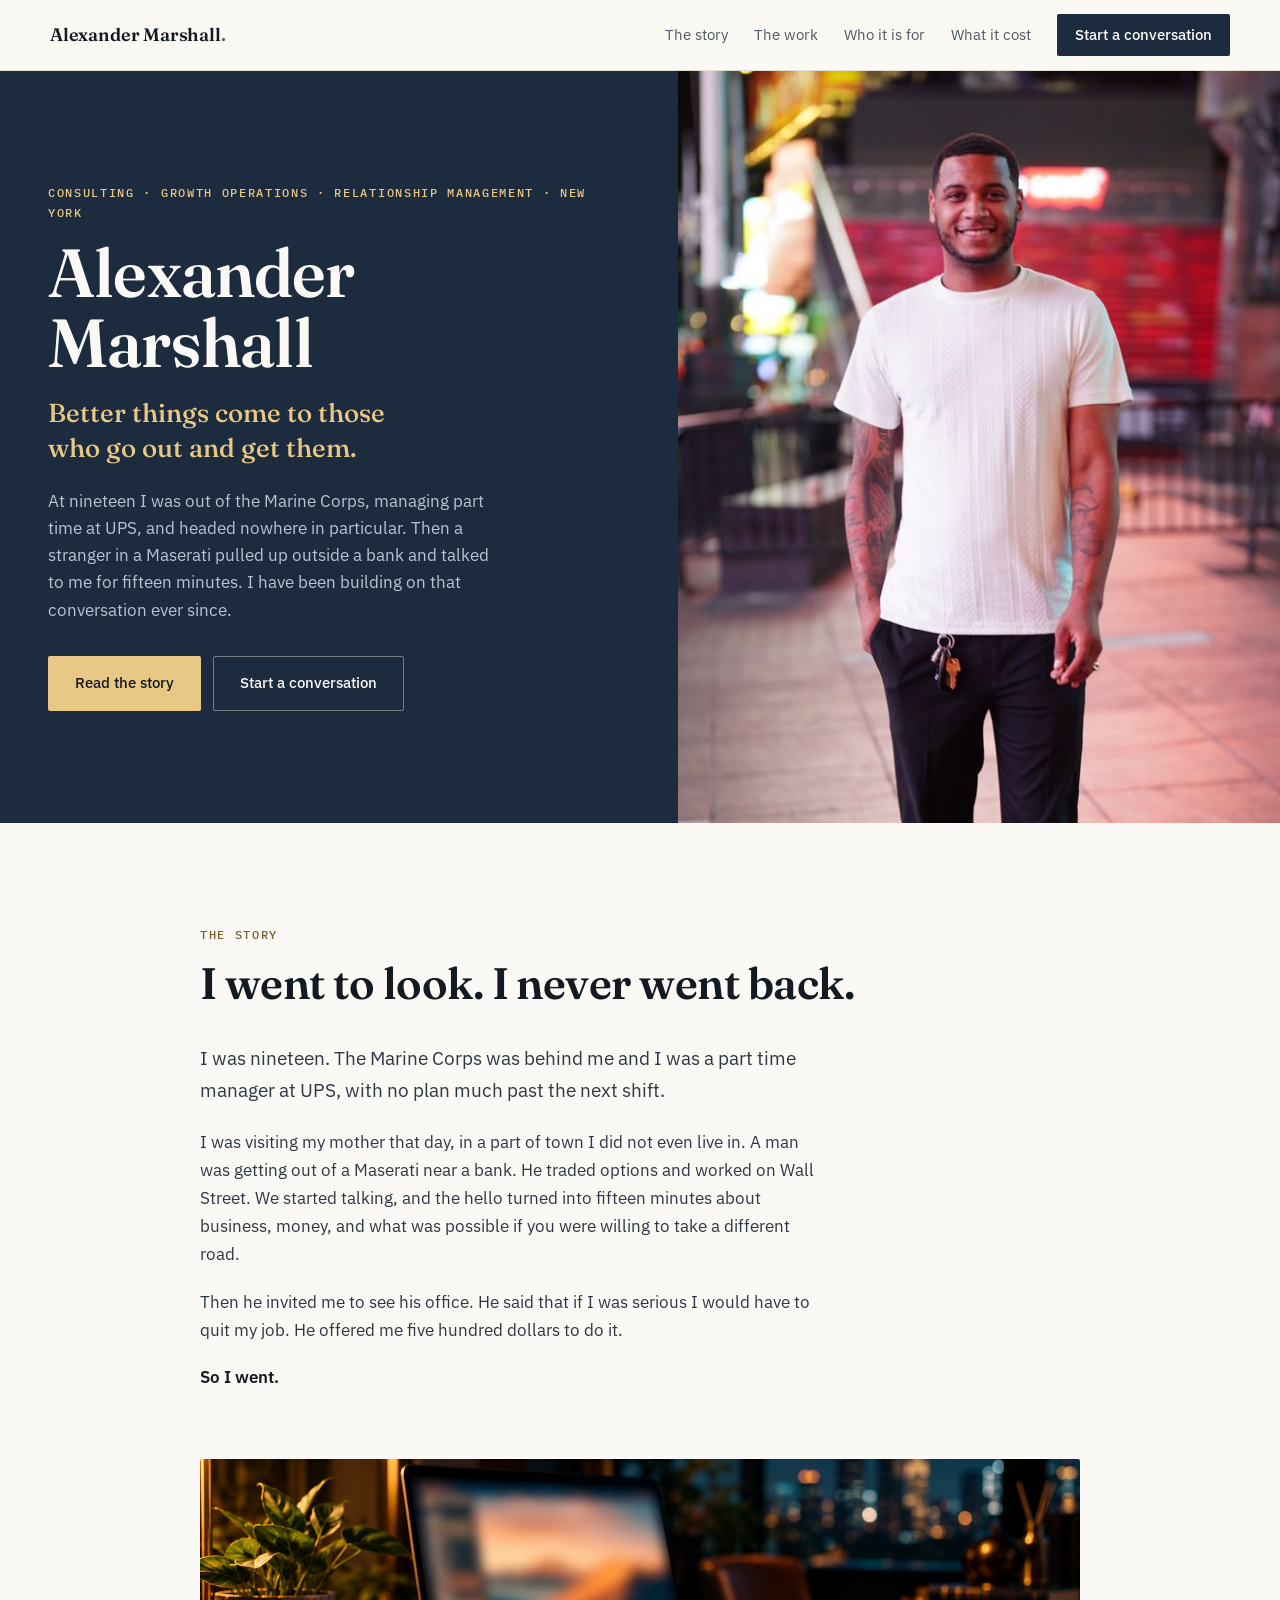
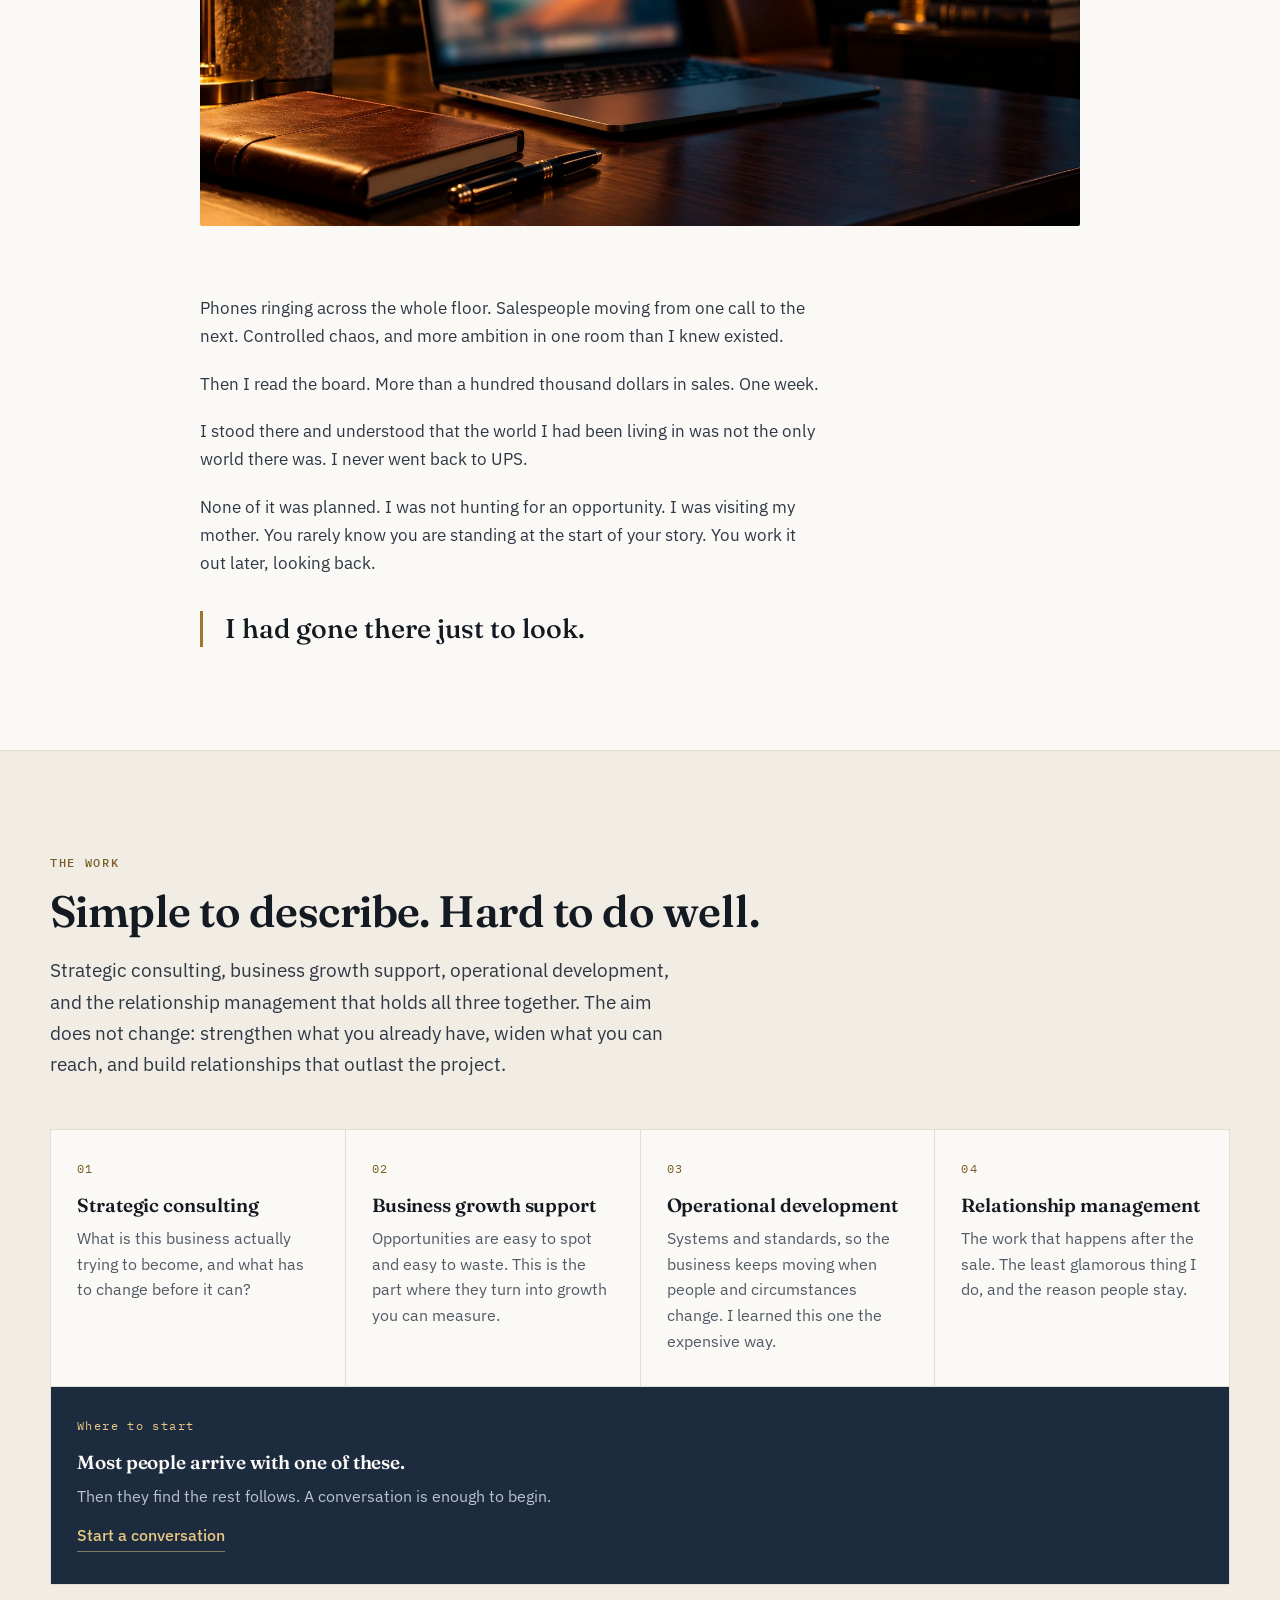
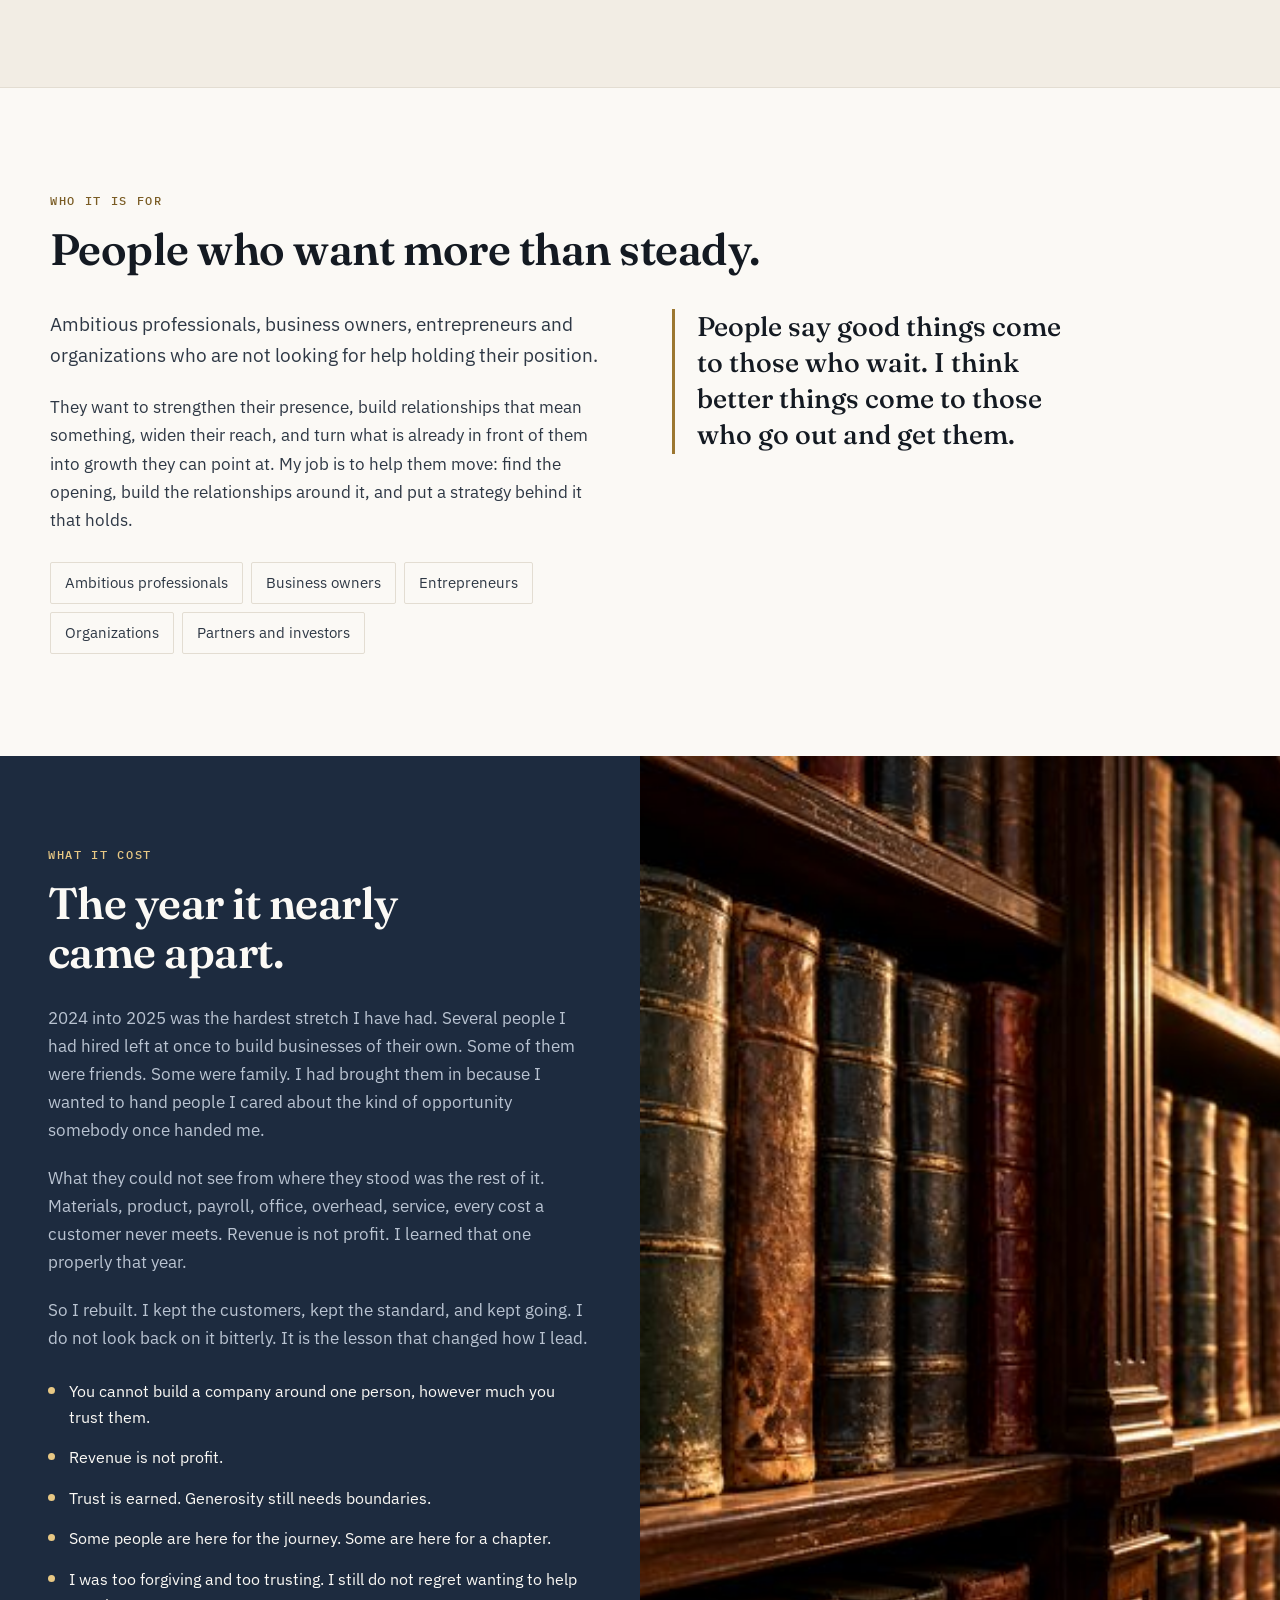
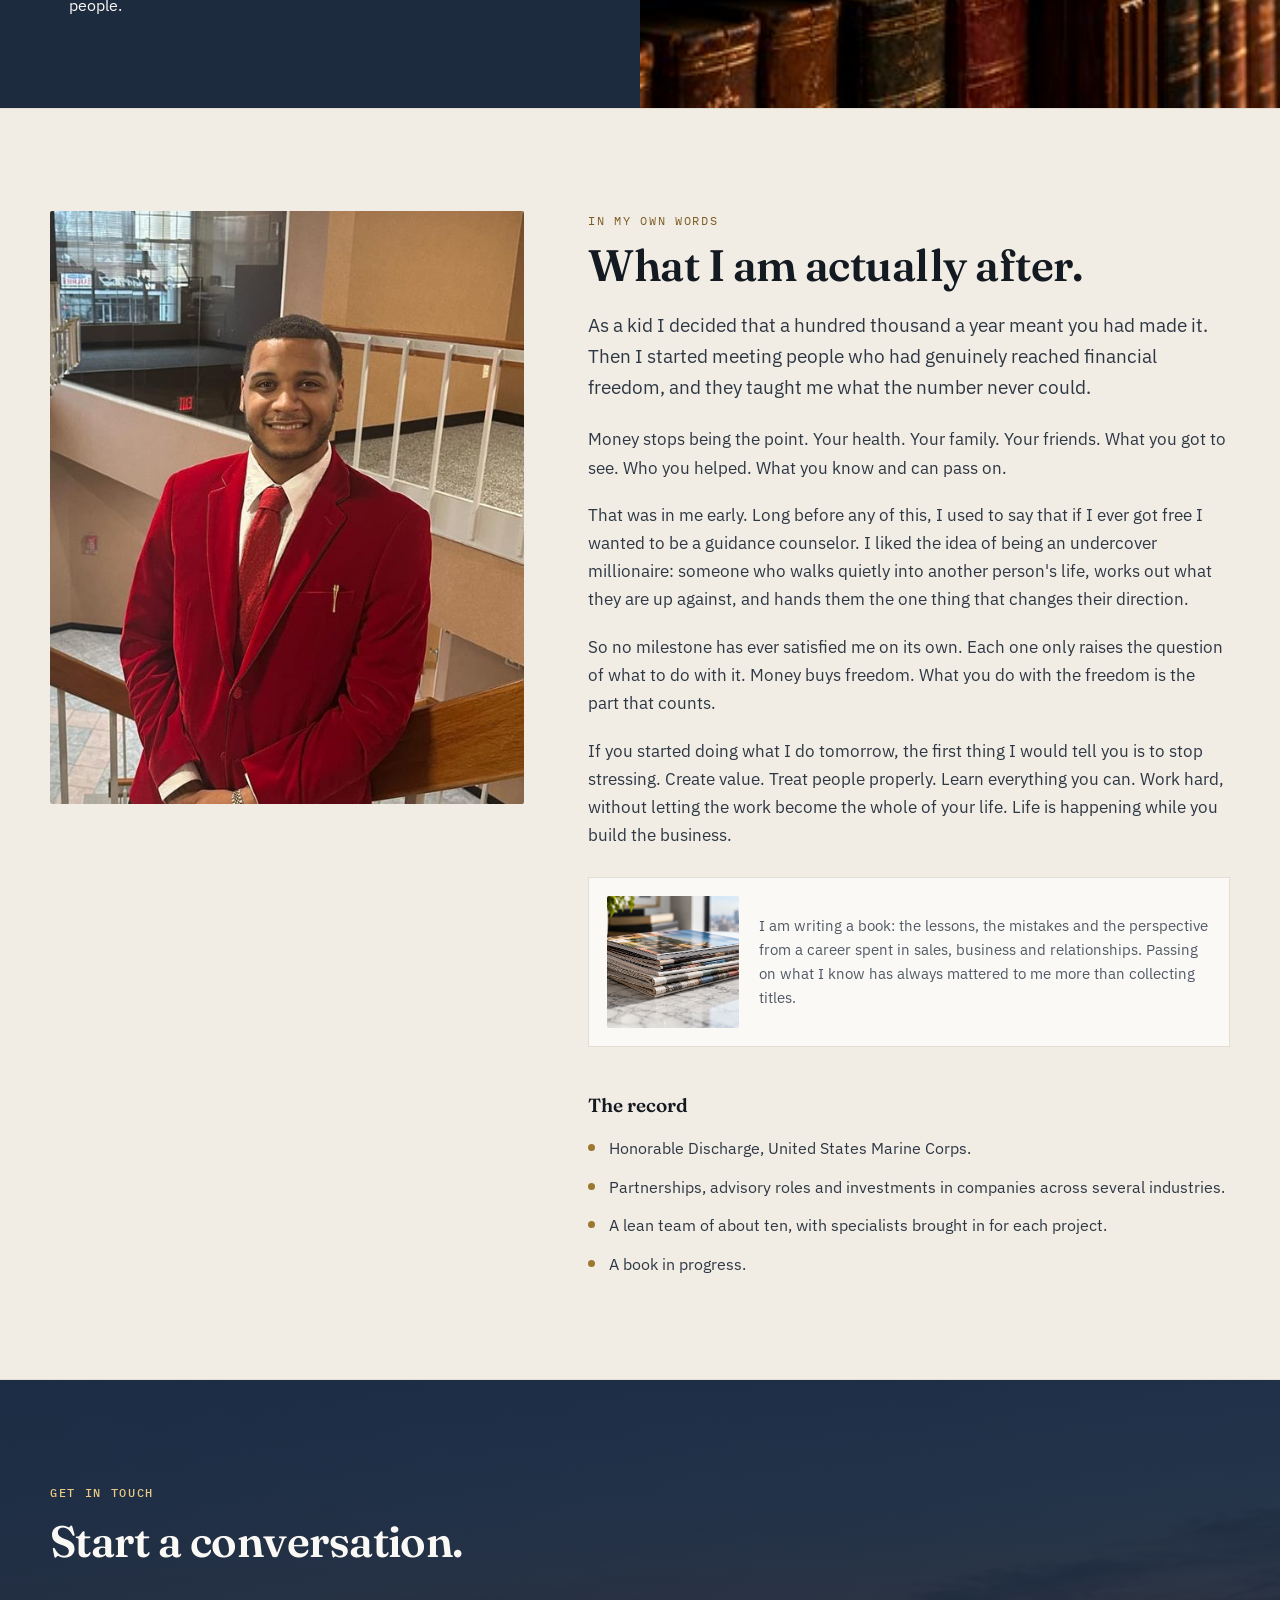
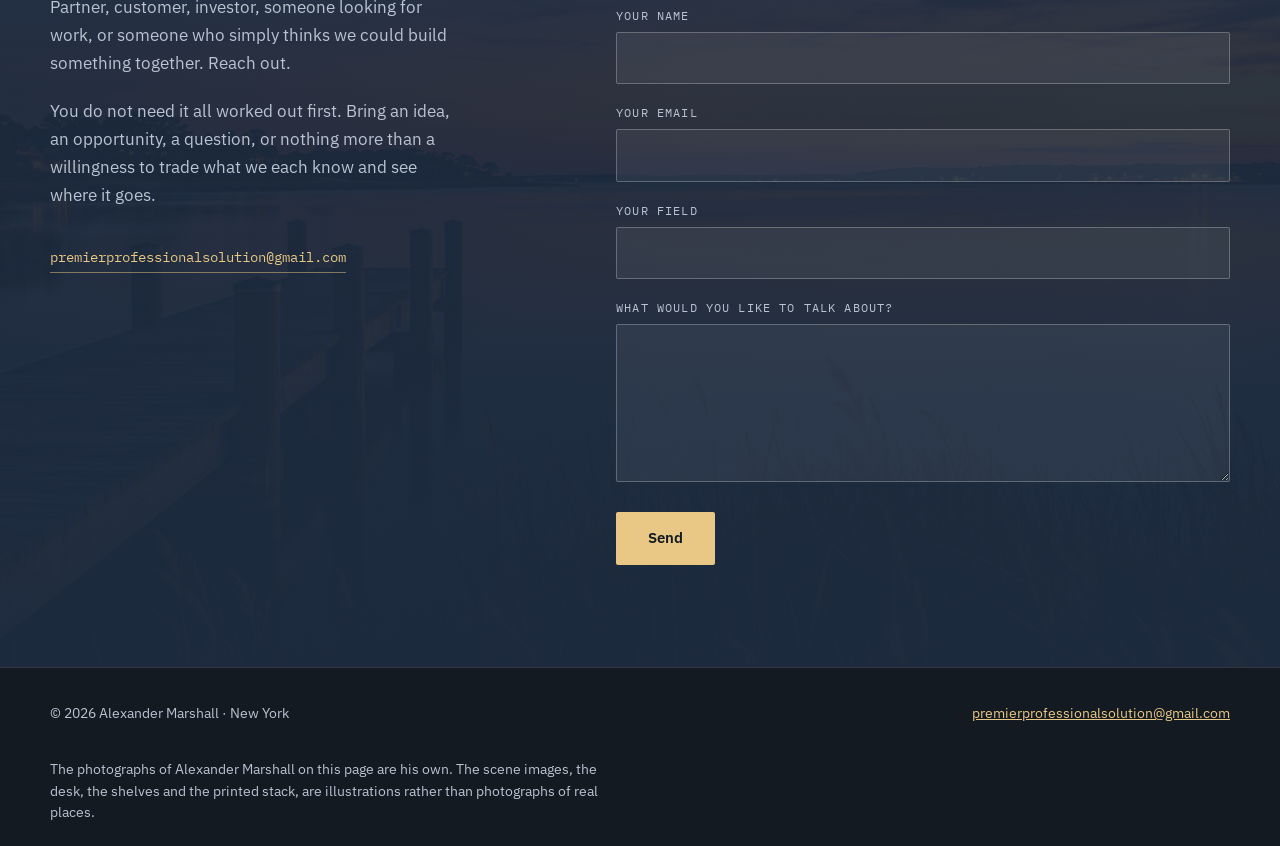
<file: index.html>
<!doctype html>
<html lang="en">
<head>
<meta charset="utf-8">
<meta name="viewport" content="width=device-width,initial-scale=1,viewport-fit=cover">
<title>Alexander Marshall &middot; Consulting, Growth Operations and Relationship Management</title>
<meta name="description" content="At nineteen, a stranger in a Maserati talked to Alexander Marshall for fifteen minutes outside a bank. He has been building on that conversation ever since. Consulting, growth operations and relationship management, New York.">
<meta name="author" content="Alexander Marshall">
<link rel="canonical" href="https://top-dynamos.github.io/alexander-marshall/">
<meta property="og:type" content="website">
<meta property="og:title" content="Alexander Marshall">
<meta property="og:description" content="I went to look at the office. I never went back to my job.">
<meta property="og:url" content="https://top-dynamos.github.io/alexander-marshall/">
<meta property="og:image" content="https://top-dynamos.github.io/alexander-marshall/img/hero-split.jpg">
<meta name="twitter:card" content="summary_large_image">
<link rel="icon" href="favicon.ico" sizes="any">
<link rel="apple-touch-icon" href="icon-512.png">
<link rel="preconnect" href="https://fonts.googleapis.com">
<link rel="preconnect" href="https://fonts.gstatic.com" crossorigin>
<link rel="stylesheet" href="https://fonts.googleapis.com/css2?family=Fraunces:opsz,wght@9..144,500;9..144,600;9..144,700&family=IBM+Plex+Mono:wght@500&family=IBM+Plex+Sans:wght@400;500;600&display=swap">
<link rel="stylesheet" href="css/am.css">
<script type="application/ld+json">
{"@context":"https://schema.org","@type":"Person","name":"Alexander Marshall",
"jobTitle":"Consulting, Growth Operations and Relationship Management",
"email":"mailto:premierprofessionalsolution@gmail.com",
"url":"https://top-dynamos.github.io/alexander-marshall/",
"address":{"@type":"PostalAddress","addressRegion":"NY","addressLocality":"New York","addressCountry":"US"},
"description":"Consulting, business growth support, operational development and relationship management for ambitious professionals, business owners and entrepreneurs."}
</script>
</head>
<body>
<a class="am-skip" href="#main">Skip to content</a>

<header class="am-head">
  <div class="am-wrap am-head-in">
    <a class="am-mark" href="#top">Alexander Marshall<span>.</span></a>
    <nav class="am-nav" aria-label="Sections">
      <a href="#story">The story</a>
      <a href="#work">The work</a>
      <a href="#people">Who it is for</a>
      <a href="#learned">What it cost</a>
      <a class="am-cta" href="#contact">Start a conversation</a>
    </nav>
  </div>
</header>

<main id="main">

<section class="am-hero" id="top">
  <div class="am-hero-grid">
    <div class="am-hero-copy">
      <p class="am-eyebrow">Consulting · Growth operations · Relationship management · New York</p>
      <h1>Alexander Marshall</h1>
      <p class="am-hero-sub">Better things come to those who go out and get them.</p>
      <p class="am-hero-lead">At nineteen I was out of the Marine Corps, managing part time at UPS, and headed nowhere in particular. Then a stranger in a Maserati pulled up outside a bank and talked to me for fifteen minutes. I have been building on that conversation ever since.</p>
      <div class="am-hero-btns">
        <a class="am-btn am-btn-1" href="#story">Read the story</a>
        <a class="am-btn am-btn-2" href="#contact">Start a conversation</a>
      </div>
    </div>
    <div class="am-hero-img">
      <img src="img/hero-split.jpg" srcset="img/m/hero-split.jpg 620w, img/hero-split.jpg 1240w"
           sizes="(max-width:900px) 100vw, 46vw"
           alt="Alexander Marshall photographed standing in Times Square, New York, at night."
           fetchpriority="high" width="1240" height="1550">
    </div>
  </div>
</section>

<section class="am-sec" id="story">
  <div class="am-wrap am-wrap-read">
    <p class="am-eyebrow">The story</p>
    <h2>I went to look. I never went back.</h2>

    <div class="am-read">
      <p class="am-lede">I was nineteen. The Marine Corps was behind me and I was a part time manager at UPS, with no plan much past the next shift.</p>
      <p>I was visiting my mother that day, in a part of town I did not even live in. A man was getting out of a Maserati near a bank. He traded options and worked on Wall Street. We started talking, and the hello turned into fifteen minutes about business, money, and what was possible if you were willing to take a different road.</p>
      <p>Then he invited me to see his office. He said that if I was serious I would have to quit my job. He offered me five hundred dollars to do it.</p>
      <p><strong>So I went.</strong></p>
    </div>

    <figure class="am-story-fig">
      <img src="img/band-study.jpg" srcset="img/m/band-study.jpg 780w, img/band-study.jpg 1560w"
           sizes="(max-width:860px) 100vw, min(1180px, 92vw)" loading="lazy"
           alt="A laptop and leather notebook on a dark desk at night, city lights beyond the window."
           width="1560" height="878">
    </figure>

    <div class="am-read">
      <p>Phones ringing across the whole floor. Salespeople moving from one call to the next. Controlled chaos, and more ambition in one room than I knew existed.</p>
      <p>Then I read the board. More than a hundred thousand dollars in sales. One week.</p>
      <p>I stood there and understood that the world I had been living in was not the only world there was. I never went back to UPS.</p>
      <p>None of it was planned. I was not hunting for an opportunity. I was visiting my mother. You rarely know you are standing at the start of your story. You work it out later, looking back.</p>
      <p class="am-pull">I had gone there just to look.</p>
    </div>
  </div>
</section>

<section class="am-sec am-sec-paper" id="work">
  <div class="am-wrap">
    <p class="am-eyebrow">The work</p>
    <h2>Simple to describe. Hard to do well.</h2>
    <p class="am-lede" style="margin-top:20px">Strategic consulting, business growth support, operational development, and the relationship management that holds all three together. The aim does not change: strengthen what you already have, widen what you can reach, and build relationships that outlast the project.</p>
    <div class="am-grid7">
      <article class="am-cardx">
        <span class="am-num">01</span>
        <h3>Strategic consulting</h3>
        <p>What is this business actually trying to become, and what has to change before it can?</p>
      </article>
      <article class="am-cardx">
        <span class="am-num">02</span>
        <h3>Business growth support</h3>
        <p>Opportunities are easy to spot and easy to waste. This is the part where they turn into growth you can measure.</p>
      </article>
      <article class="am-cardx">
        <span class="am-num">03</span>
        <h3>Operational development</h3>
        <p>Systems and standards, so the business keeps moving when people and circumstances change. I learned this one the expensive way.</p>
      </article>
      <article class="am-cardx">
        <span class="am-num">04</span>
        <h3>Relationship management</h3>
        <p>The work that happens after the sale. The least glamorous thing I do, and the reason people stay.</p>
      </article>
      <article class="am-cardx am-cardx-cta">
        <span class="am-num">Where to start</span>
        <h3>Most people arrive with one of these.</h3>
        <p>Then they find the rest follows. A conversation is enough to begin.</p>
        <a href="#contact">Start a conversation</a>
      </article>
    </div>
  </div>
</section>

<section class="am-sec" id="people">
  <div class="am-wrap">
    <p class="am-eyebrow">Who it is for</p>
    <h2>People who want more than steady.</h2>
    <div class="am-split" style="margin-top:36px;align-items:start">
      <div>
        <p class="am-lede">Ambitious professionals, business owners, entrepreneurs and organizations who are not looking for help holding their position.</p>
        <p>They want to strengthen their presence, build relationships that mean something, widen their reach, and turn what is already in front of them into growth they can point at. My job is to help them move: find the opening, build the relationships around it, and put a strategy behind it that holds.</p>
        <ul class="am-aud">
          <li>Ambitious professionals</li>
          <li>Business owners</li>
          <li>Entrepreneurs</li>
          <li>Organizations</li>
          <li>Partners and investors</li>
        </ul>
      </div>
      <div>
        <p class="am-pull" style="margin-top:0">People say good things come to those who wait. I think better things come to those who go out and get them.</p>
      </div>
    </div>
  </div>
</section>

<section class="am-band" id="learned">
  <div class="am-band-grid">
    <div class="am-band-copy">
      <p class="am-eyebrow">What it cost</p>
      <h2>The year it nearly came apart.</h2>
      <p>2024 into 2025 was the hardest stretch I have had. Several people I had hired left at once to build businesses of their own. Some of them were friends. Some were family. I had brought them in because I wanted to hand people I cared about the kind of opportunity somebody once handed me.</p>
      <p>What they could not see from where they stood was the rest of it. Materials, product, payroll, office, overhead, service, every cost a customer never meets. Revenue is not profit. I learned that one properly that year.</p>
      <p>So I rebuilt. I kept the customers, kept the standard, and kept going. I do not look back on it bitterly. It is the lesson that changed how I lead.</p>
      <ul class="am-five">
        <li>You cannot build a company around one person, however much you trust them.</li>
        <li>Revenue is not profit.</li>
        <li>Trust is earned. Generosity still needs boundaries.</li>
        <li>Some people are here for the journey. Some are here for a chapter.</li>
        <li>I was too forgiving and too trusting. I still do not regret wanting to help people.</li>
      </ul>
    </div>
    <div class="am-band-img">
      <img src="img/band-archive.jpg" srcset="img/m/band-archive.jpg 780w, img/band-archive.jpg 1560w"
           sizes="(max-width:860px) 100vw, 50vw" loading="lazy"
           alt="Rows of old bound ledgers on wooden shelves in warm low light."
           width="1560" height="878">
    </div>
  </div>
</section>

<section class="am-sec am-sec-paper" id="about">
  <div class="am-wrap">
    <div class="am-about-grid">
      <figure class="am-fig">
        <img src="img/portrait.jpg" srcset="img/m/portrait.jpg 560w, img/portrait.jpg 1120w"
             sizes="(max-width:860px) 100vw, 36vw" loading="lazy"
             alt="Portrait of Alexander Marshall in a red velvet blazer and tie."
             width="1120" height="1400">
      </figure>
      <div>
        <span class="am-since">In my own words</span>
        <h2>What I am actually after.</h2>
        <p class="am-lede" style="margin-top:20px">As a kid I decided that a hundred thousand a year meant you had made it. Then I started meeting people who had genuinely reached financial freedom, and they taught me what the number never could.</p>
        <p>Money stops being the point. Your health. Your family. Your friends. What you got to see. Who you helped. What you know and can pass on.</p>
        <p>That was in me early. Long before any of this, I used to say that if I ever got free I wanted to be a guidance counselor. I liked the idea of being an undercover millionaire: someone who walks quietly into another person's life, works out what they are up against, and hands them the one thing that changes their direction.</p>
        <p>So no milestone has ever satisfied me on its own. Each one only raises the question of what to do with it. Money buys freedom. What you do with the freedom is the part that counts.</p>
        <p>If you started doing what I do tomorrow, the first thing I would tell you is to stop stressing. Create value. Treat people properly. Learn everything you can. Work hard, without letting the work become the whole of your life. Life is happening while you build the business.</p>

        <div class="am-coins">
          <img src="img/band-press.jpg" alt="A stack of printed magazines and newspapers on a marble surface." loading="lazy" width="1240" height="930">
          <p>I am writing a book: the lessons, the mistakes and the perspective from a career spent in sales, business and relationships. Passing on what I know has always mattered to me more than collecting titles.</p>
        </div>

        <h3 class="am-rec-h">The record</h3>
        <ul class="am-rec">
          <li>Honorable Discharge, United States Marine Corps.</li>
          <li>Partnerships, advisory roles and investments in companies across several industries.</li>
          <li>A lean team of about ten, with specialists brought in for each project.</li>
          <li>A book in progress.</li>
        </ul>
      </div>
    </div>
  </div>
</section>

<section class="am-contact" id="contact">
  <div class="am-contact-bg">
    <img src="img/band-water.jpg" srcset="img/m/band-water.jpg 780w, img/band-water.jpg 1560w"
         sizes="100vw" loading="lazy" alt="" aria-hidden="true" width="1560" height="878">
  </div>
  <div class="am-wrap am-contact-in">
    <p class="am-eyebrow">Get in touch</p>
    <h2>Start a conversation.</h2>
    <div class="am-contact-grid">
      <div>
        <p>Partner, customer, investor, someone looking for work, or someone who simply thinks we could build something together. Reach out.</p>
        <p>You do not need it all worked out first. Bring an idea, an opportunity, a question, or nothing more than a willingness to trade what we each know and see where it goes.</p>
        <a class="am-mailto" href="mailto:premierprofessionalsolution@gmail.com">premierprofessionalsolution@gmail.com</a>
      </div>
      <form class="am-form" action="https://formsubmit.co/premierprofessionalsolution@gmail.com" method="POST">
        <input type="hidden" name="_subject" value="Enquiry from your website">
        <input type="hidden" name="_captcha" value="false">
        <input type="hidden" name="_template" value="table">
        <input type="text" name="_honey" style="display:none" tabindex="-1" autocomplete="off">
        <label for="am-n">Your name</label>
        <input id="am-n" name="Name" type="text" required autocomplete="name">
        <label for="am-e">Your email</label>
        <input id="am-e" name="Email" type="email" required autocomplete="email">
        <label for="am-f">Your field</label>
        <input id="am-f" name="Field" type="text" autocomplete="organization-title">
        <label for="am-m">What would you like to talk about?</label>
        <textarea id="am-m" name="Message" rows="5" required></textarea>
        <button type="submit">Send</button>
      </form>
    </div>
  </div>
</section>

</main>

<footer class="am-foot">
  <div class="am-wrap am-foot-in">
    <span>&copy; <span id="am-yr">2026</span> Alexander Marshall &middot; New York</span>
    <span><a href="mailto:premierprofessionalsolution@gmail.com">premierprofessionalsolution@gmail.com</a></span>
  </div>
  <div class="am-wrap">
    <p class="am-note">The photographs of Alexander Marshall on this page are his own. The scene images, the desk, the shelves and the printed stack, are illustrations rather than photographs of real places.</p>
  </div>
</footer>

<script src="js/am.js" defer></script>
</body>
</html>
</file>
<file: css/am.css>
/* Alexander Marshall — personal brand
   Palette measured against #FBF9F8 (ground) and #1A1215 (deep).
   --am-acc        #7A1F2B   9.72 on ground   — safe for small text
   --am-acc-lift   #E8C4C8  11.53 on deep
   --am-body       #33292C  13.39 on ground
   --am-muted      #5A4B4F   7.83 on ground
   Nothing on this page sits below 6.2:1. */

:root{
  /* Top Dynamos house palette: navy, brass, cream — taken from the intake page.
     Measured. The brand brass #9C7730 is only 3.92:1 on the cream ground, so it
     is used for rules, bullets and 24px+ figures only; --am-acc-ink is the
     darkened brass that small text and links use. */
  --am-ground:#FBF9F5;
  --am-paper:#F2EDE4;
  --am-line:#E3DDD2;
  --am-ink:#141A22;        /* 16.63 on ground */
  --am-body:#2E3845;       /* 11.30 on ground */
  --am-muted:#505A66;      /*  6.67 on ground */
  --am-acc:#9C7730;        /* brass — decorative only */
  --am-acc-ink:#7A5C24;    /*  5.90 on ground, 5.32 on paper */
  --am-deep:#1D2B3F;       /* navy */
  --am-deep-2:#141A22;
  --am-on-deep:#FBF9F5;    /* 13.59 on navy */
  --am-on-deep-mut:#B9C3D1;/*  8.02 on navy */
  --am-acc-lift:#E8C884;   /*  8.86 on navy */

  --am-sans:"IBM Plex Sans",-apple-system,BlinkMacSystemFont,"Segoe UI",Roboto,Helvetica,Arial,sans-serif;
  --am-serif:"Fraunces",Georgia,"Times New Roman",serif;
  --am-mono:"IBM Plex Mono",ui-monospace,SFMono-Regular,Menlo,Consolas,monospace;

  --am-wrap:1180px;
  --am-gut:clamp(20px,5vw,48px);
}

*,*::before,*::after{box-sizing:border-box}
html{-webkit-text-size-adjust:100%;scroll-behavior:smooth}
@media (prefers-reduced-motion:reduce){html{scroll-behavior:auto}
  *,*::before,*::after{animation-duration:.001ms!important;transition-duration:.001ms!important}}

body{
  margin:0;background:var(--am-ground);color:var(--am-body);
  font-family:var(--am-sans);font-size:17px;line-height:1.65;
  -webkit-font-smoothing:antialiased;
}
img{max-width:100%;display:block}
figure{margin:0}
a{color:var(--am-acc-ink)}
a:focus-visible,button:focus-visible,input:focus-visible,textarea:focus-visible{
  outline:3px solid var(--am-acc);outline-offset:2px;border-radius:2px}

.am-skip{position:absolute;left:-9999px;top:0;background:var(--am-deep);color:var(--am-on-deep);
  padding:12px 18px;z-index:99}
/* Focused, it becomes a full width bar at the very top rather than a floating chip
   that lands on the wordmark. Nothing is obscured by accident. */
.am-skip:focus{left:0;right:0;top:0;width:100%;text-align:center;z-index:99}

.am-wrap{width:min(var(--am-wrap),100% - (var(--am-gut) * 2));margin-inline:auto}

h1,h2,h3{font-family:var(--am-serif);color:var(--am-ink);
  font-weight:600;letter-spacing:-.012em;text-wrap:balance;margin:0}
h1{font-size:clamp(38px,6.2vw,68px);line-height:1.04}
h2{font-size:clamp(28px,4vw,44px);line-height:1.1}
h3{font-size:19px;line-height:1.3;letter-spacing:-.004em}
p{margin:0 0 1.15em}
p:last-child{margin-bottom:0}

.am-eyebrow{
  font-family:var(--am-mono);font-size:12px;font-weight:500;
  letter-spacing:.14em;text-transform:uppercase;color:var(--am-acc-ink);
  margin:0 0 14px;display:flex;align-items:center;gap:10px}

/* ---------- header ---------- */
.am-head{position:sticky;top:env(safe-area-inset-top,0px);z-index:20;
  background:rgba(251,249,245,.92);backdrop-filter:saturate(1.4) blur(10px);
  border-bottom:1px solid var(--am-line)}
.am-head-in{display:flex;align-items:center;justify-content:space-between;gap:20px;
  padding-block:14px}
.am-mark{font-family:var(--am-serif);font-weight:600;font-size:clamp(15px,4.2vw,18px);color:var(--am-ink);white-space:nowrap;
  text-decoration:none;letter-spacing:-.01em}
.am-mark span{color:var(--am-acc-ink)}
.am-nav{display:flex;gap:26px;align-items:center}
.am-nav a{font-size:14.5px;color:var(--am-muted);text-decoration:none}
.am-nav a:hover{color:var(--am-acc-ink)}
.am-nav .am-cta{background:var(--am-deep);color:var(--am-on-deep);padding:9px 18px;border-radius:2px;font-weight:500}
.am-nav .am-cta:hover{background:var(--am-deep-2);color:var(--am-on-deep)}
@media (max-width:760px){.am-nav a:not(.am-cta){display:none}}

/* ---------- hero : split, no text over photograph ---------- */
.am-hero{background:var(--am-deep);color:var(--am-on-deep)}
.am-hero-grid{display:grid;grid-template-columns:1.06fr .94fr;align-items:stretch;min-height:clamp(520px,74vh,760px)}
.am-hero-copy{padding:clamp(48px,6vw,84px) clamp(24px,4vw,64px) clamp(48px,6vw,84px) var(--am-gut);
  display:flex;flex-direction:column;justify-content:center;max-width:720px;margin-left:auto;width:100%}
.am-hero .am-eyebrow{color:var(--am-acc-lift)}
.am-hero h1{color:var(--am-on-deep)}
.am-hero-sub{font-family:var(--am-serif);font-size:clamp(20px,2.3vw,26px);line-height:1.34;
  color:var(--am-acc-lift);margin:18px 0 0;max-width:20ch;font-weight:500}
.am-hero-lead{margin:22px 0 0;color:var(--am-on-deep-mut);max-width:46ch;font-size:16.5px}
.am-hero-btns{display:flex;flex-wrap:wrap;gap:12px;margin-top:32px}
.am-btn{display:inline-block;padding:14px 26px;border-radius:2px;text-decoration:none;
  font-size:15px;font-weight:500;border:1px solid transparent}
.am-btn-1{background:var(--am-acc-lift);color:#141A22}
.am-btn-1:hover{background:#fff;color:#141A22}
.am-btn-2{border-color:rgba(251,249,245,.4);color:var(--am-on-deep)}
.am-btn-2:hover{border-color:var(--am-on-deep);background:rgba(251,249,245,.08);color:var(--am-on-deep)}
.am-hero-img{position:relative;overflow:hidden;min-height:340px}
.am-hero-img img{width:100%;height:100%;object-fit:cover;object-position:50% 22%}

@media (max-width:900px){
  .am-hero-grid{grid-template-columns:1fr;min-height:0}
  .am-hero-img{order:-1;aspect-ratio:4/5;max-height:62vh;min-height:0}
  .am-hero-img img{object-position:50% 16%}
  .am-hero-copy{padding:36px var(--am-gut) 48px;margin-left:0;max-width:none}
  .am-hero-sub{max-width:none}
}

/* ---------- generic section ---------- */
.am-sec{padding-block:clamp(64px,8vw,112px)}
.am-sec-paper{background:var(--am-paper);border-block:1px solid var(--am-line)}
.am-lede{font-size:19px;max-width:58ch;color:var(--am-body)}
.am-lede strong{color:var(--am-ink);font-weight:600}

.am-split{display:grid;grid-template-columns:minmax(0,1fr) minmax(0,1fr);gap:clamp(32px,5vw,72px);align-items:center}
@media (max-width:860px){.am-split{grid-template-columns:1fr}}

.am-fig{position:relative}
.am-fig img{width:100%;height:auto;border-radius:2px}
/* in a two-column split the picture carries the same weight as the text column,
   so it is cropped square rather than left floating short against tall copy */
.am-split .am-fig img{aspect-ratio:1/1;object-fit:cover}
@media (max-width:860px){.am-split .am-fig img{aspect-ratio:16/10}}
.am-fig figcaption{font-family:var(--am-mono);font-size:11.5px;letter-spacing:.08em;
  text-transform:uppercase;color:var(--am-muted);margin-top:12px}

/* pull quote inside the problem section */
.am-pull{border-left:3px solid var(--am-acc);padding-left:22px;margin-top:34px;
  font-family:var(--am-serif);font-size:clamp(21px,2.4vw,27px);line-height:1.34;
  color:var(--am-ink);font-weight:500;max-width:22ch}

/* ---------- the seven ---------- */
.am-grid7{display:grid;grid-template-columns:repeat(auto-fit,minmax(248px,1fr));
  gap:1px;background:var(--am-line);border:1px solid var(--am-line);margin-top:48px}
.am-cardx{background:var(--am-ground);padding:30px 26px 32px}
.am-cardx .am-num{font-family:var(--am-mono);font-size:11.5px;letter-spacing:.12em;
  color:var(--am-acc-ink);display:block;margin-bottom:14px}
.am-cardx h3{margin-bottom:9px}
.am-cardx p{font-size:15.5px;color:var(--am-muted);margin:0}
/* the eighth cell: same grid, different job — must come after the
   .am-cardx rules above or it loses the cascade on equal specificity */
.am-cardx-cta{background:var(--am-deep);display:flex;flex-direction:column;justify-content:center}
.am-cardx-cta h3{color:var(--am-on-deep)}
.am-cardx-cta p{color:var(--am-on-deep-mut)}
.am-cardx-cta .am-num{color:var(--am-acc-lift)}
.am-cardx-cta a{color:var(--am-acc-lift);font-weight:500;text-decoration:none;
  border-bottom:1px solid rgba(232,200,132,.5);padding-bottom:2px;display:inline-block;margin-top:14px;font-size:15.5px}
.am-cardx-cta a:hover{color:#fff;border-bottom-color:#fff}

/* ---------- audience list ---------- */
.am-aud{display:flex;flex-wrap:wrap;gap:8px;margin:28px 0 0;padding:0;list-style:none}
.am-aud li{font-size:14.5px;background:var(--am-ground);border:1px solid var(--am-line);
  padding:8px 14px;border-radius:2px;color:var(--am-body)}
.am-sec-paper .am-aud li{background:#fff}

/* ---------- deep band ---------- */
.am-band{background:var(--am-deep);color:var(--am-on-deep);position:relative;overflow:hidden}
.am-band-grid{display:grid;grid-template-columns:1fr 1fr;align-items:center;gap:0}
.am-band-copy{padding:clamp(56px,7vw,100px) clamp(28px,4vw,60px) clamp(56px,7vw,100px) var(--am-gut);
  max-width:700px;margin-left:auto;width:100%}
.am-band h2{color:var(--am-on-deep)}
.am-band .am-eyebrow{color:var(--am-acc-lift)}
.am-band p{color:var(--am-on-deep-mut)}
.am-band-img{min-height:100%;height:100%;overflow:hidden}
.am-band-img img{width:100%;height:100%;object-fit:cover;min-height:360px}
@media (max-width:860px){
  .am-band-grid{grid-template-columns:1fr}
  .am-band-img{order:-1}
  .am-band-img img{min-height:0;aspect-ratio:16/10}
  .am-band-copy{padding:44px var(--am-gut);margin-left:0;max-width:none}
}
.am-five{list-style:none;margin:26px 0 0;padding:0;display:grid;gap:14px}
.am-five li{display:flex;gap:14px;align-items:flex-start;font-size:16px;color:var(--am-on-deep)}
.am-five li::before{content:"";flex:0 0 auto;width:7px;height:7px;margin-top:9px;
  background:var(--am-acc-lift);border-radius:50%}

/* ---------- about ---------- */
.am-about-grid{display:grid;grid-template-columns:.85fr 1.15fr;gap:clamp(32px,5vw,68px);align-items:start}
.am-about-grid > .am-fig img{aspect-ratio:4/5;object-fit:cover;object-position:50% 14%}
@media (min-width:861px){.am-about-grid > .am-fig{position:sticky;top:104px}}
@media (max-width:860px){.am-about-grid{grid-template-columns:1fr}}
.am-since{font-family:var(--am-mono);font-size:12px;letter-spacing:.14em;text-transform:uppercase;
  color:var(--am-acc-ink);display:block;margin-bottom:10px}
.am-coins{margin-top:28px;border:1px solid var(--am-line);padding:18px;background:var(--am-ground);
  display:grid;grid-template-columns:132px 1fr;gap:20px;align-items:center}
.am-coins img{border-radius:2px;width:132px;height:132px;object-fit:cover;object-position:34% 48%}
@media (max-width:520px){.am-coins img{width:100%;height:190px}}
.am-coins p{font-size:14.5px;color:var(--am-muted);margin:0}
@media (max-width:520px){.am-coins{grid-template-columns:1fr}}

/* ---------- contact ---------- */
.am-contact{background:var(--am-deep);color:var(--am-on-deep);position:relative}
.am-contact-bg{position:absolute;inset:0;overflow:hidden}
.am-contact-bg img{width:100%;height:100%;object-fit:cover;object-position:72% 58%;opacity:.62}
.am-contact-bg::after{content:"";position:absolute;inset:0;
  background:linear-gradient(180deg,rgba(29,43,63,.80) 0%,rgba(29,43,63,.90) 42%,rgba(29,43,63,.96) 100%)}
.am-contact-in{position:relative;padding-block:clamp(64px,8vw,110px)}
.am-contact h2{color:var(--am-on-deep)}
.am-contact .am-eyebrow{color:var(--am-acc-lift)}
.am-contact-grid{display:grid;grid-template-columns:.9fr 1.1fr;gap:clamp(32px,5vw,64px);align-items:start}
@media (max-width:860px){.am-contact-grid{grid-template-columns:1fr}}
.am-contact p{color:var(--am-on-deep-mut);max-width:40ch}
.am-mailto{display:inline-block;margin-top:18px;font-family:var(--am-mono);font-size:14px;
  color:var(--am-acc-lift);text-decoration:none;border-bottom:1px solid rgba(232,200,132,.5);
  padding-bottom:3px;word-break:break-all}
.am-mailto:hover{color:#fff;border-bottom-color:#fff}

.am-form{display:grid;gap:6px}
.am-form label{font-family:var(--am-mono);font-size:11.5px;letter-spacing:.1em;text-transform:uppercase;
  color:var(--am-on-deep-mut);margin-top:14px}
.am-form input,.am-form textarea{
  font:inherit;font-size:16px;color:var(--am-on-deep);background:rgba(251,249,245,.06);
  border:1px solid rgba(251,249,245,.26);border-radius:2px;padding:12px 14px;width:100%}
.am-form input::placeholder,.am-form textarea::placeholder{color:rgba(185,195,209,.85)}
.am-form textarea{resize:vertical;min-height:132px}
.am-form button{margin-top:24px;justify-self:start;background:var(--am-acc-lift);color:#141A22;
  border:0;border-radius:2px;padding:14px 32px;font:inherit;font-size:15px;font-weight:600;cursor:pointer}
.am-form button:hover{background:#fff}

/* ---------- footer ---------- */
.am-foot{background:var(--am-deep-2);color:var(--am-on-deep-mut);
  border-top:1px solid rgba(251,249,245,.12)}
.am-foot-in{padding-block:34px;display:flex;flex-wrap:wrap;gap:16px;
  align-items:center;justify-content:space-between;font-size:14px}
.am-foot a{color:var(--am-acc-lift)}

/* House rule: no dash-like rules as decoration. The eyebrow carries no trailing line. */
.am-eyebrow{display:block}

/* Footer note on the illustrations. Measured: #505A66 on #141A22 is too dark, so the
   footer note uses the on-deep muted token, 8.02:1 on the navy ground. */
.am-note{margin:0;padding-bottom:22px;font-size:13.5px;line-height:1.6;max-width:72ch;
  color:var(--am-on-deep-mut)}

/* .am-five was written for the navy band. On the cream ground it needs its own ink:
   --am-body is 11.30:1 on ground and 10.2:1 on paper; the brass dot is decorative. */
.am-five-light li{color:var(--am-body)}
.am-five-light li::before{background:var(--am-acc)}

/* ---------- the story ---------- */
/* One column of narrative with the picture held beside it, rather than a split that
   leaves half the section empty once the text runs past the image. */
.am-story-grid{display:grid;grid-template-columns:1.18fr .82fr;gap:clamp(32px,5vw,72px);
  align-items:start;margin-top:44px}
.am-story-copy{max-width:62ch}
.am-story-fig img{aspect-ratio:4/5;object-fit:cover;object-position:50% 50%}
@media (min-width:861px){.am-story-fig{position:sticky;top:104px}}
@media (max-width:860px){
  .am-story-grid{grid-template-columns:1fr;margin-top:32px}
  .am-story-fig{order:-1}
  .am-story-fig img{aspect-ratio:16/10}
}

/* The eighth cell is a call to action, not a fifth service: it runs the width of the
   grid instead of sitting alone in a one-of-four column. */
.am-cardx-cta{grid-column:1 / -1}
.am-cardx-cta h3{max-width:none}

/* h2 carries no bottom margin by default, which left the band heading welded to its
   first paragraph. */
.am-band h2,.am-contact h2{margin-bottom:28px}

/* ---------- story: one reading column, with the picture as the beat ---------- */
.am-read{max-width:62ch;margin-top:36px}
/* the story is a long read, so its whole section sits on a narrower measure
   than the rest of the page rather than stranding copy beside empty ground */
.am-wrap-read{width:min(880px,100% - (var(--am-gut) * 2))}
.am-read .am-lede{max-width:none}
.am-read p strong{color:var(--am-ink);font-weight:600}

.am-story-fig{margin-block:clamp(40px,5.5vw,68px)}
.am-story-fig img{width:100%;height:auto;aspect-ratio:2.4/1;object-fit:cover;
  object-position:50% 52%;border-radius:2px}
/* the HTML width/height attributes are a presentational hint: without height:auto
   the attribute height wins and the CSS aspect-ratio is ignored entirely. */
@media (max-width:860px){.am-story-fig img{aspect-ratio:16/10}}

/* ---------- the record ---------- */
.am-rec-h{margin-top:46px}
.am-rec{list-style:none;margin:18px 0 0;padding:0;display:grid;gap:12px}
.am-rec li{display:flex;gap:14px;align-items:flex-start;font-size:16px;color:var(--am-body)}
.am-rec li::before{content:"";flex:0 0 auto;width:7px;height:7px;margin-top:9px;
  background:var(--am-acc);border-radius:50%}

/* the CTA cell is a flex column, so a plain inline-block anchor stretches and its
   underline runs the whole width of the cell. Shrink it back to its own text. */
.am-cardx-cta a{align-self:flex-start}
/* the small box image was cropped for the coin photograph; recenter it for the stack */
.am-coins img{object-position:50% 46%}
</file>
